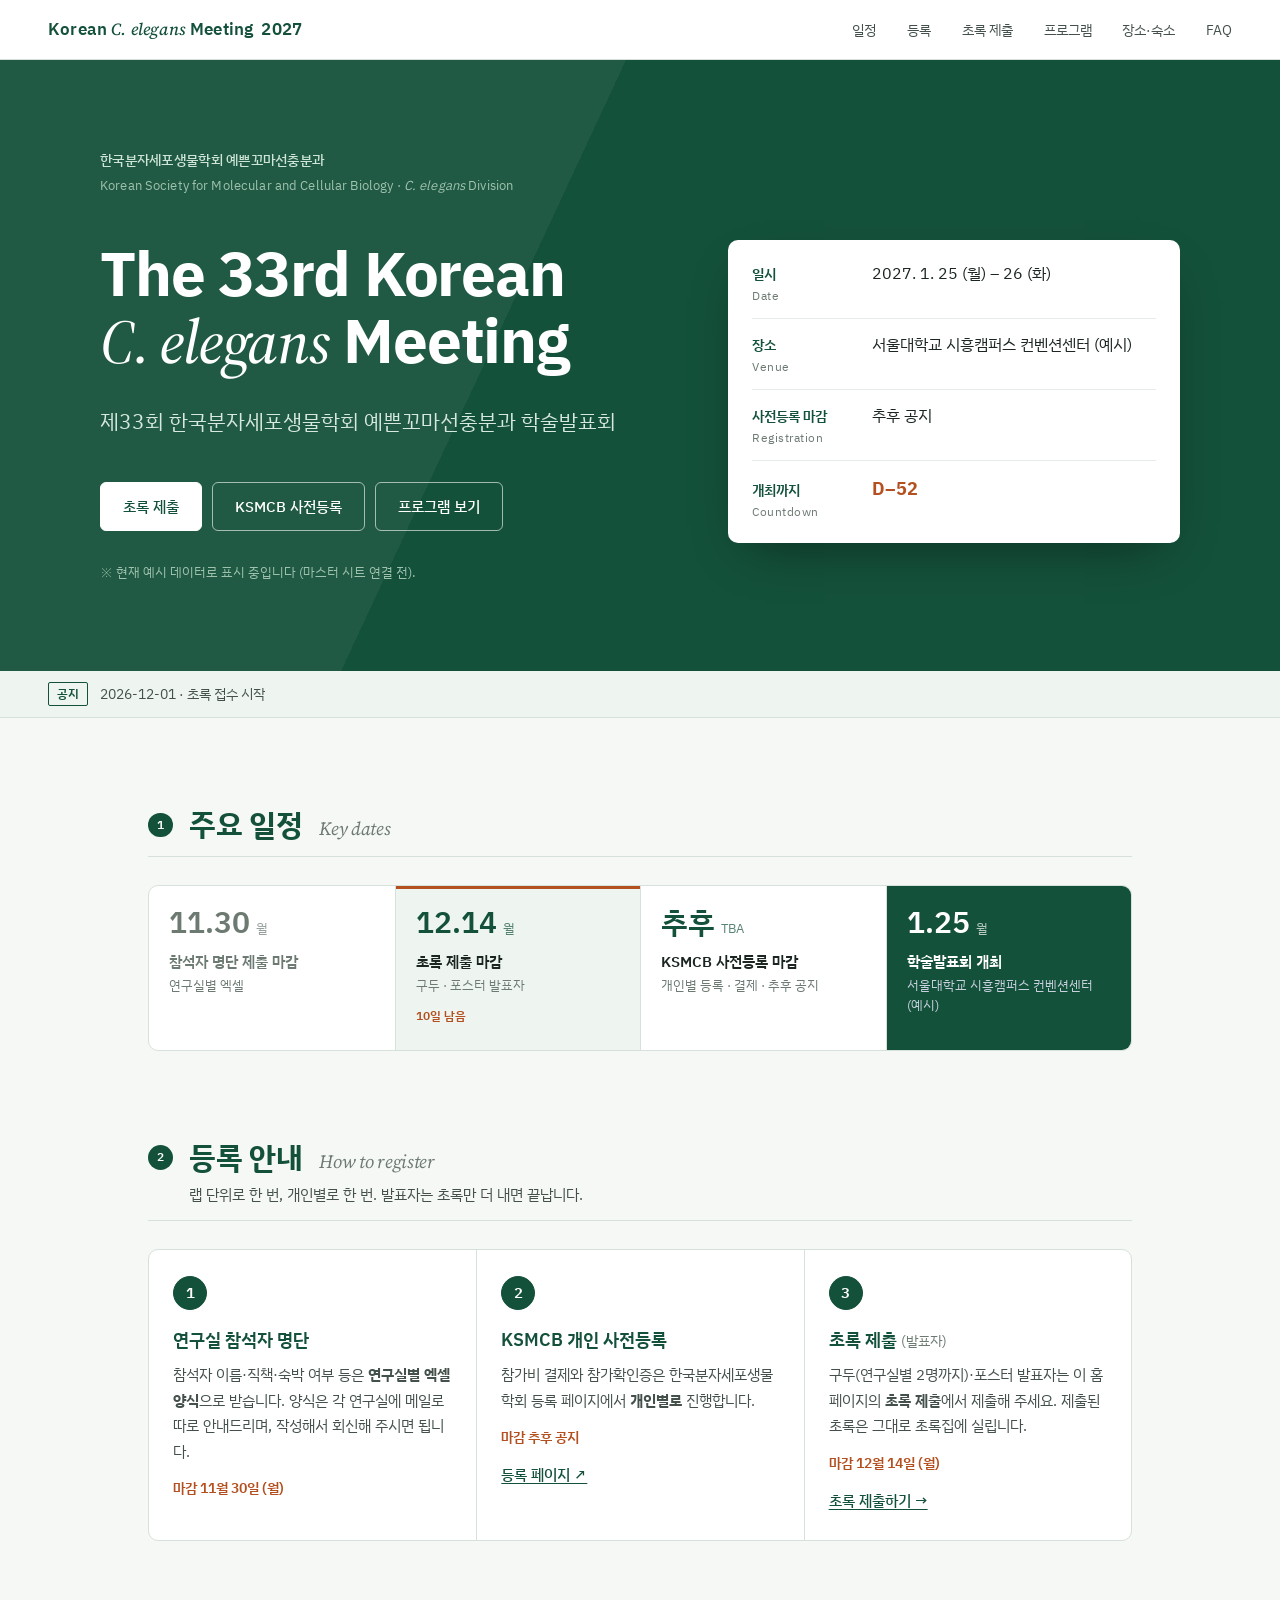
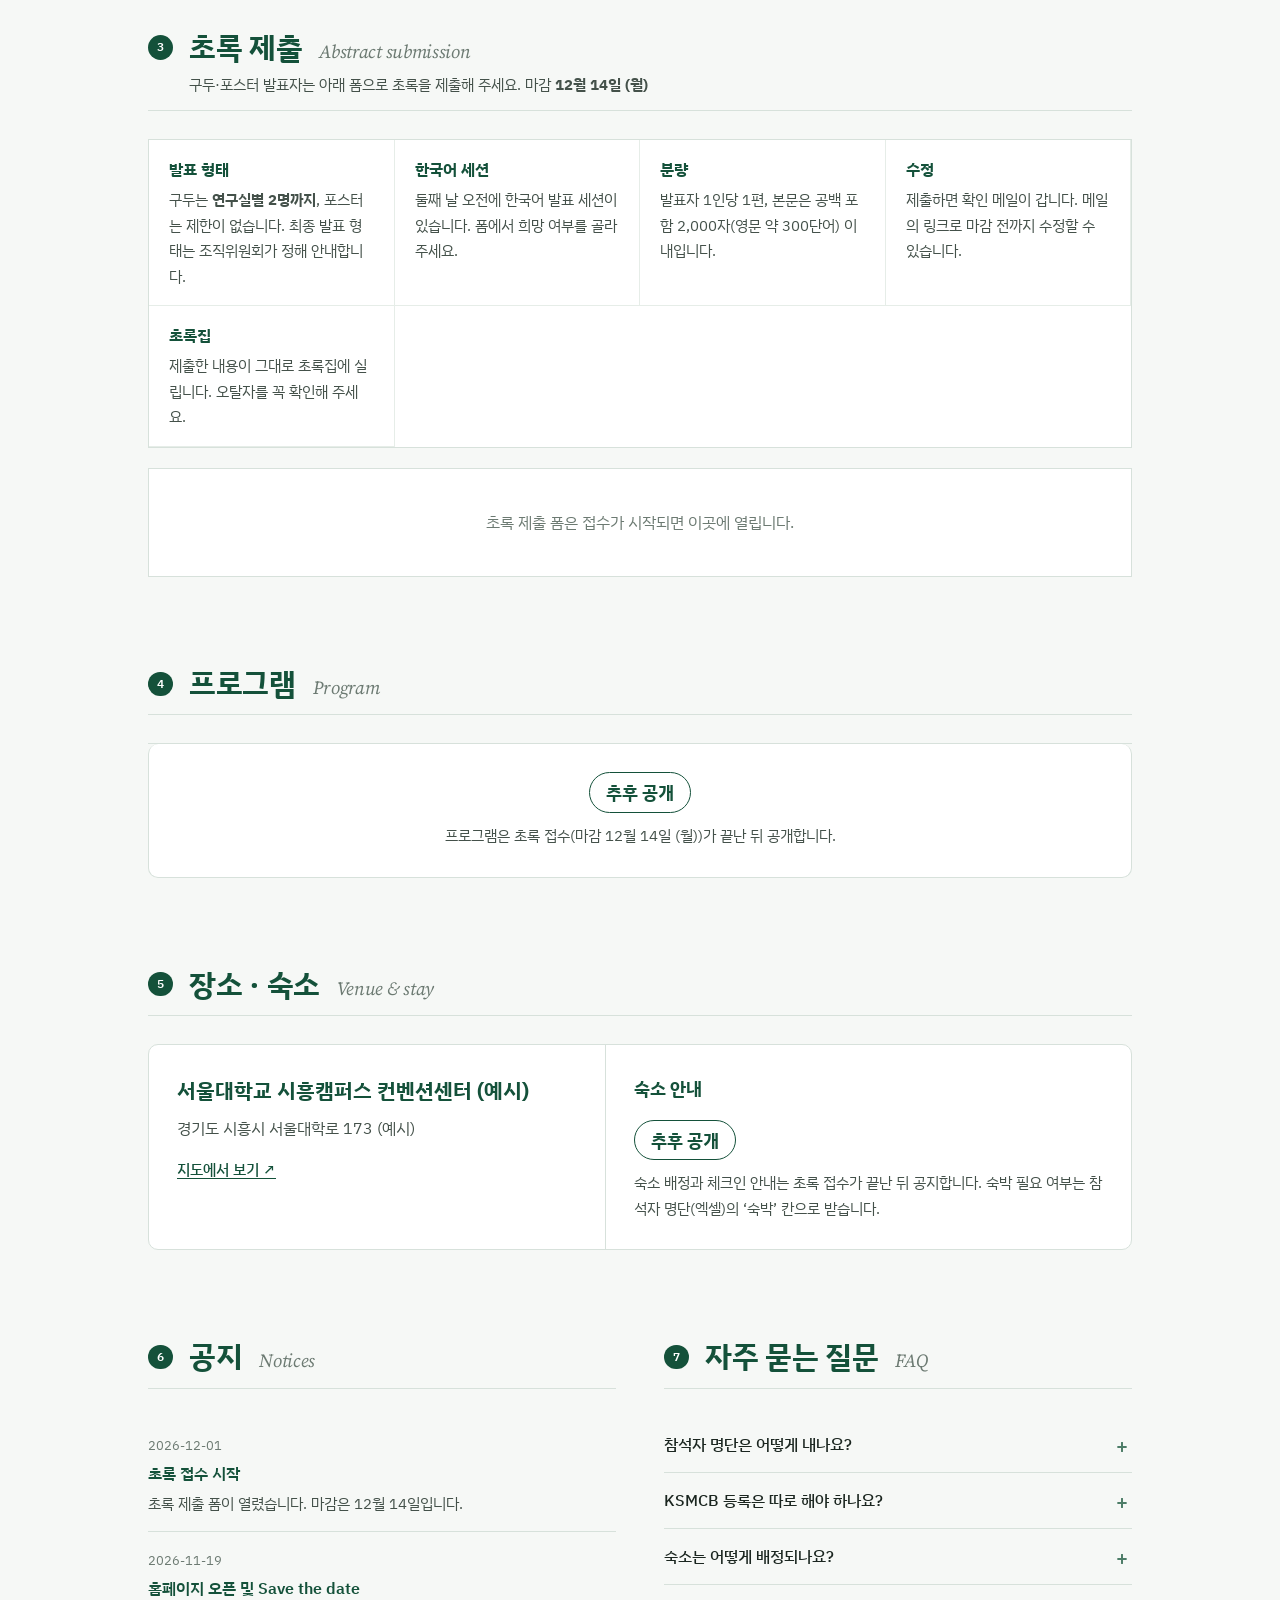
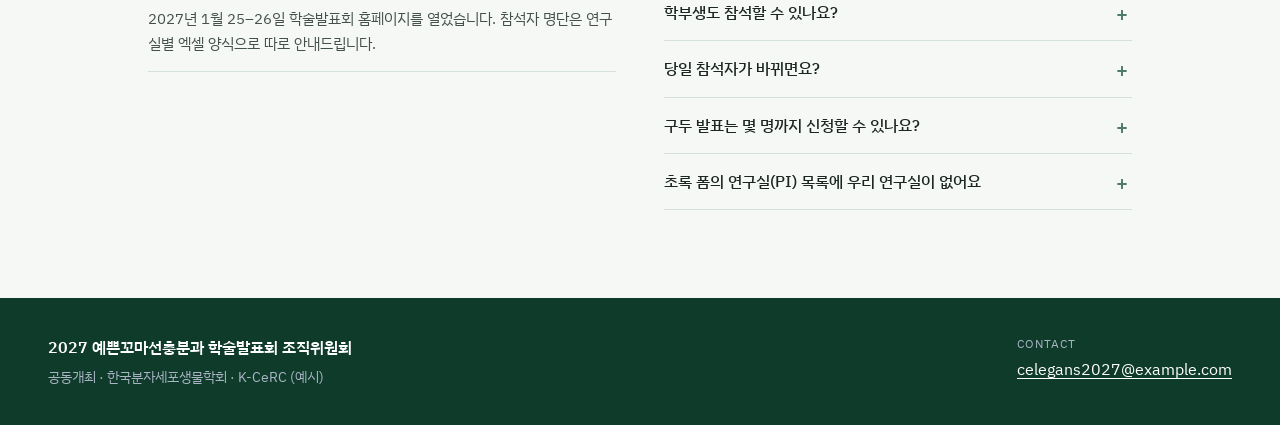
<file: index.html>
<!doctype html>
<html lang="ko">
<head>
  <meta charset="utf-8" />
  <meta name="viewport" content="width=device-width, initial-scale=1" />
  <title>Korean C. elegans Meeting 2027</title>
  <meta name="description" content="제33회 한국분자세포생물학회 예쁜꼬마선충분과 학술발표회 — 등록, 프로그램, 숙소 안내" />
  <link rel="icon" href="data:image/svg+xml,%3Csvg xmlns='http://www.w3.org/2000/svg' viewBox='0 0 32 32'%3E%3Crect width='32' height='32' rx='7' fill='%2314513a'/%3E%3Cpath d='M7 20c3-6 6 2 9-4s6 2 9-4' fill='none' stroke='%23fff' stroke-width='3' stroke-linecap='round'/%3E%3C/svg%3E" />
  <link rel="preconnect" href="https://fonts.googleapis.com" />
  <link rel="preconnect" href="https://fonts.gstatic.com" crossorigin />
  <link href="https://fonts.googleapis.com/css2?family=Source+Serif+4:ital,opsz,wght@0,8..60,400..600;1,8..60,400..600&family=IBM+Plex+Sans+KR:wght@400;500;600;700&display=swap" rel="stylesheet" />
  <link rel="stylesheet" href="styles.css?v=5" />
</head>
<body>
  <a class="skip" href="#main">본문 바로가기</a>

  <header class="nav" id="nav">
    <a class="brand" href="#top">Korean <i>C. elegans</i> Meeting <b>2027</b></a>
    <button class="nav-toggle" aria-label="메뉴 열기" aria-expanded="false" id="navToggle"><span></span><span></span></button>
    <nav class="nav-links" id="navLinks">
      <a href="#dates">일정</a>
      <a href="#register">등록</a>
      <a href="#abstract">초록 제출</a>
      <a href="#program">프로그램</a>
      <a href="#venue">장소·숙소</a>
      <a href="#faq">FAQ</a>
    </nav>
  </header>

  <section class="hero" id="top">
    <div class="hero-inner">
      <p class="hero-org">
        한국분자세포생물학회 예쁜꼬마선충분과
        <span>Korean Society for Molecular and Cellular Biology · <i>C. elegans</i> Division</span>
      </p>
      <h1 class="hero-title" data-bind-html="title_en_html">The 33rd Korean <i>C. elegans</i> Meeting</h1>
      <p class="hero-ko" data-bind="title_ko"></p>

      <table class="hero-meta">
        <tbody>
          <tr><th scope="row">일시<span>Date</span></th><td data-bind="date_range"></td></tr>
          <tr><th scope="row">장소<span>Venue</span></th><td data-bind="venue"></td></tr>
          <tr><th scope="row">사전등록 마감<span>Registration</span></th><td><span data-bind="deadline_register_fmt"></span></td></tr>
          <tr><th scope="row">개최까지<span>Countdown</span></th><td id="dday">D–</td></tr>
        </tbody>
      </table>

      <div class="hero-cta">
        <a class="btn btn-primary" href="#abstract">초록 제출</a>
        <a class="btn btn-outline" data-href="register_url" target="_blank" rel="noopener">KSMCB 사전등록</a>
        <a class="btn btn-outline" href="#program">프로그램 보기</a>
      </div>
      <p class="data-note" id="dataBadge"></p>
    </div>
  </section>

  <div class="ticker" id="ticker" hidden>
    <span class="ticker-tag">공지</span>
    <a href="#notices" class="ticker-text" id="tickerText"></a>
  </div>

  <main id="main">
    <!-- 01 일정 -->
    <section class="section" id="dates">
      <header class="sec-head">
        <span class="sec-no">1</span>
        <h2>주요 일정 <em>Key dates</em></h2>
      </header>
      <ol class="timeline" id="timeline"></ol>
    </section>

    <!-- 02 등록 -->
    <section class="section" id="register">
      <header class="sec-head">
        <span class="sec-no">2</span>
        <h2>등록 안내 <em>How to register</em></h2>
        <p class="sec-lede">랩 단위로 한 번, 개인별로 한 번. 발표자는 초록만 더 내면 끝납니다.</p>
      </header>
      <div class="steps">
        <article class="step">
          <span class="step-n">1</span>
          <h3>연구실 참석자 명단</h3>
          <p>참석자 이름·직책·숙박 여부 등은 <b>연구실별 엑셀 양식</b>으로 받습니다. 양식은 각 연구실에 메일로 따로 안내드리며, 작성해서 회신해 주시면 됩니다.</p>
          <p class="step-due">마감 <span data-bind="deadline_lab_fmt"></span></p>
        </article>
        <article class="step">
          <span class="step-n">2</span>
          <h3>KSMCB 개인 사전등록</h3>
          <p>참가비 결제와 참가확인증은 한국분자세포생물학회 등록 페이지에서 <b>개인별로</b> 진행합니다.</p>
          <p class="step-due">마감 <span data-bind="deadline_register_fmt"></span></p>
          <a class="link-arrow" data-href="register_url" target="_blank" rel="noopener">등록 페이지 ↗</a>
        </article>
        <article class="step">
          <span class="step-n">3</span>
          <h3>초록 제출 <small>(발표자)</small></h3>
          <p>구두(연구실별 2명까지)·포스터 발표자는 이 홈페이지의 <b>초록 제출</b>에서 제출해 주세요. 제출된 초록은 그대로 초록집에 실립니다.</p>
          <p class="step-due">마감 <span data-bind="deadline_abstract_fmt"></span></p>
          <a class="link-arrow" href="#abstract">초록 제출하기 →</a>
        </article>
      </div>
    </section>

    <!-- 03 초록 제출 -->
    <section class="section" id="abstract">
      <header class="sec-head">
        <span class="sec-no">3</span>
        <h2>초록 제출 <em>Abstract submission</em></h2>
        <p class="sec-lede">구두·포스터 발표자는 아래 폼으로 초록을 제출해 주세요. 마감 <b data-bind="deadline_abstract_fmt"></b></p>
      </header>
      <ul class="abs-rules">
        <li><b>발표 형태</b>구두는 <b>연구실별 2명까지</b>, 포스터는 제한이 없습니다. 최종 발표 형태는 조직위원회가 정해 안내합니다.</li>
        <li><b>한국어 세션</b>둘째 날 오전에 한국어 발표 세션이 있습니다. 폼에서 희망 여부를 골라 주세요.</li>
        <li><b>분량</b>발표자 1인당 1편, 본문은 공백 포함 2,000자(영문 약 300단어) 이내입니다.</li>
        <li><b>수정</b>제출하면 확인 메일이 갑니다. 메일의 링크로 마감 전까지 수정할 수 있습니다.</li>
        <li><b>초록집</b>제출한 내용이 그대로 초록집에 실립니다. 오탈자를 꼭 확인해 주세요.</li>
      </ul>
      <div class="abs-form" id="absForm">
        <p class="empty">초록 제출 폼은 접수가 시작되면 이곳에 열립니다.</p>
      </div>
    </section>

    <!-- 04 프로그램 -->
    <section class="section" id="program">
      <header class="sec-head">
        <span class="sec-no">4</span>
        <h2>프로그램 <em>Program</em></h2>
        <div class="sec-tools">
          <a class="btn-small" data-href="abstract_book_url" target="_blank" rel="noopener" hidden>초록집 PDF ↗</a>
          <button class="btn-small" id="printBtn" onclick="window.print()" hidden>인쇄 / PDF</button>
        </div>
      </header>
      <div class="day-tabs" id="dayTabs" role="tablist"></div>
      <div class="program" id="programList"></div>
    </section>

    <!-- 05 장소 숙소 -->
    <section class="section" id="venue">
      <header class="sec-head">
        <span class="sec-no">5</span>
        <h2>장소 · 숙소 <em>Venue &amp; stay</em></h2>
      </header>
      <div class="venue-grid">
        <article class="plate">
          <h3 data-bind="venue"></h3>
          <p data-bind="venue_address"></p>
          <a class="link-arrow" data-href="map_url" target="_blank" rel="noopener">지도에서 보기 ↗</a>
        </article>
        <article class="stay" id="stayTBA">
          <h3>숙소 안내</h3>
          <div class="tba-box"><b>추후 공개</b><p>숙소 배정과 체크인 안내는 초록 접수가 끝난 뒤 공지합니다. 숙박 필요 여부는 참석자 명단(엑셀)의 ‘숙박’ 칸으로 받습니다.</p></div>
        </article>
        <article class="stay" id="stayDetail" hidden>
          <h3>숙소 배정 원칙</h3>
          <ul class="rooms">
            <li><span class="room-tag">PI</span><div><b>Standard Twin</b> · 1인 1실</div></li>
            <li><span class="room-tag">포닥·학생·연구원</span><div><b>Deluxe Ondol</b> · 같은 성별 2인 1실, 같은 랩 우선</div></li>
          </ul>
          <p class="muted">체크인·아웃: <span data-bind="checkin"></span></p>
          <p class="muted">배정 결과는 학회 약 1주 전 <b>방장님께 개별 안내</b>됩니다. 숙박 필요 여부는 참석자 명단(엑셀)의 ‘숙박’ 칸으로 받습니다.</p>
        </article>
      </div>
    </section>

    <!-- 06 공지 · FAQ -->
    <section class="section two-col" id="faq">
      <div id="notices">
        <header class="sec-head">
          <span class="sec-no">6</span>
          <h2>공지 <em>Notices</em></h2>
        </header>
        <ul class="notices" id="noticeList"></ul>
      </div>
      <div>
        <header class="sec-head">
          <span class="sec-no">7</span>
          <h2>자주 묻는 질문 <em>FAQ</em></h2>
        </header>
        <div class="faq" id="faqList"></div>
      </div>
    </section>
  </main>

  <footer class="footer">
    <div>
      <p class="foot-title" data-bind="organizer"></p>
      <p class="muted-dark">공동개최 · <span data-bind="cohosts"></span></p>
    </div>
    <div class="foot-contact">
      <span class="mono">Contact</span>
      <a data-href="contact_email" data-mailto id="mail"></a>
    </div>
  </footer>

  <script src="config.js?v=5"></script>
  <script src="sample-data.js?v=5"></script>
  <script src="app.js?v=5"></script>
</body>
</html>
</file>
<file: styles.css>
/* ============================================================
   KCeM 2027 — 최종 디자인: "Academic Green" (시안 B)
   짙은 녹색 히어로 + 일시·장소 카드, 산세리프 제목, 애니메이션 없음.
   색은 아래 변수만 바꾸면 전체에 반영됩니다. (--navy = 주 색상)
   ============================================================ */
:root {
  --navy: #14513a;        /* 주 색상 (녹색) */
  --navy-2: #1d6b4d;
  --navy-3: #4d7d68;
  --ink: #1b2620;
  --ink-2: #44514a;
  --muted: #6c7a72;
  --rule: #d7e1db;
  --rule-2: #e6ede8;
  --tint: #eef5f0;
  --paper: #ffffff;
  --page: #f6f8f6;
  --accent: #b4501f;      /* 마감일·D-day 등 아주 제한적으로만 */
  --ok: #14513a;
  --ok-bg: #e3f0e8;
  --no: #8a1c2b;
  --no-bg: #f5e7e9;

  --f-serif: "IBM Plex Sans KR", system-ui, sans-serif;     /* 제목 */
  --f-serif-ko: "IBM Plex Sans KR", system-ui, sans-serif;  /* 한글 제목 */
  --f-italic: "Source Serif 4", serif;                      /* C. elegans 이탤릭 */
  --f-body: "IBM Plex Sans KR", system-ui, sans-serif;

  --gutter: clamp(16px, 4vw, 48px);
  --max: 1080px;
}

* { box-sizing: border-box; }
html { scroll-behavior: smooth; scroll-padding-top: 76px; }
body {
  margin: 0;
  background: var(--page);
  color: var(--ink);
  font-family: var(--f-body);
  font-size: 16px;
  line-height: 1.7;
  -webkit-font-smoothing: antialiased;
  overflow-x: hidden;
}
a { color: inherit; }
.skip { position: absolute; left: -999px; }
.skip:focus { left: 16px; top: 16px; z-index: 100; background: var(--navy); color: #fff; padding: 8px 12px; }

/* ---------------- nav ---------------- */
.nav {
  position: sticky; top: 0; z-index: 50;
  display: flex; align-items: center; justify-content: space-between;
  padding: 0 var(--gutter);
  height: 60px;
  background: var(--navy);
  color: #fff;
}
.brand { font-family: var(--f-serif); font-size: 17px; text-decoration: none; letter-spacing: .01em; white-space: nowrap; }
.brand b { font-weight: 600; margin-left: 4px; }
.nav-links { display: flex; gap: clamp(16px, 2.4vw, 32px); height: 100%; }
.nav-links a { text-decoration: none; font-size: 14px; color: #c9d1de; display: flex; align-items: center; border-bottom: 2px solid transparent; padding-top: 2px; }
.nav-links a:hover { color: #fff; border-bottom-color: #fff; }
.nav-toggle { display: none; background: none; border: 0; width: 36px; height: 36px; padding: 8px; cursor: pointer; color: #fff; }
.nav-toggle span { display: block; height: 1.5px; background: currentColor; margin: 6px 0; }

/* ---------------- hero (표지) ---------------- */
.hero {
  background: var(--paper);
  border-bottom: 1px solid var(--rule);
  padding: clamp(48px, 8vw, 96px) var(--gutter) clamp(44px, 7vw, 80px);
}
.hero-inner {
  max-width: var(--max);
  margin: 0 auto;
  border-top: 3px double var(--navy);
  padding-top: clamp(28px, 4vw, 40px);
}
.hero-org {
  margin: 0 0 clamp(28px, 4vw, 44px);
  font-family: var(--f-serif-ko);
  font-size: 15px;
  font-weight: 600;
  color: var(--navy);
  letter-spacing: .02em;
}
.hero-org span {
  display: block;
  font-family: var(--f-serif);
  font-weight: 400;
  font-size: 14px;
  color: var(--muted);
  letter-spacing: .01em;
  margin-top: 2px;
}
.hero-title {
  font-family: var(--f-serif);
  font-weight: 600;
  font-size: clamp(36px, 6vw, 68px);
  line-height: 1.08;
  letter-spacing: -.015em;
  color: var(--navy);
  margin: 0;
  max-width: 16ch;
}
.hero-title i, .brand i, .hero-org i { font-style: italic; white-space: nowrap; }
.hero-title i { font-weight: 500; }
.hero-ko {
  font-family: var(--f-serif-ko);
  font-weight: 400;
  font-size: clamp(17px, 2vw, 21px);
  color: var(--ink-2);
  margin: 18px 0 0;
  max-width: 34em;
  line-height: 1.55;
}
.hero-meta {
  margin-top: clamp(32px, 4vw, 44px);
  border-collapse: collapse;
  width: 100%;
  max-width: 640px;
  border-top: 1px solid var(--navy);
  border-bottom: 1px solid var(--navy);
}
.hero-meta th, .hero-meta td { padding: 12px 0; border-bottom: 1px solid var(--rule-2); text-align: left; vertical-align: baseline; }
.hero-meta tr:last-child th, .hero-meta tr:last-child td { border-bottom: 0; }
.hero-meta th { width: 160px; font-weight: 600; font-size: 14px; color: var(--navy); padding-right: 16px; }
.hero-meta th span { display: block; font-weight: 400; font-size: 12px; color: var(--muted); letter-spacing: .04em; }
.hero-meta td { font-size: 16px; }
#dday { font-family: var(--f-serif); font-size: 18px; font-weight: 600; color: var(--navy); font-variant-numeric: tabular-nums; }
.hero-cta { display: flex; flex-wrap: wrap; gap: 10px; margin-top: 28px; }
.btn { display: inline-flex; align-items: center; padding: 11px 22px; border-radius: 3px; font-size: 15px; font-weight: 500; text-decoration: none; border: 1px solid var(--navy); }
.btn-primary { background: var(--navy); color: #fff; }
.btn-primary:hover { background: var(--navy-2); }
.btn-outline { color: var(--navy); background: transparent; }
.btn-outline:hover { background: var(--tint); }
.data-note { margin: 18px 0 0; font-size: 13px; color: var(--muted); }
.data-note:empty { display: none; }

/* ---------------- ticker → 공지 한 줄 ---------------- */
.ticker { display: flex; align-items: center; gap: 12px; padding: 11px var(--gutter); background: var(--tint); border-bottom: 1px solid var(--rule); font-size: 14px; }
.ticker-tag { font-size: 12px; font-weight: 600; color: var(--navy); border: 1px solid var(--navy); padding: 1px 8px; border-radius: 2px; flex: none; }
.ticker-text { text-decoration: none; white-space: nowrap; overflow: hidden; text-overflow: ellipsis; color: var(--ink-2); }
.ticker-text:hover { text-decoration: underline; }

/* ---------------- sections ---------------- */
.section { max-width: var(--max); margin: 0 auto; padding: clamp(56px, 7vw, 88px) var(--gutter) 0; }
.section:last-of-type { padding-bottom: clamp(56px, 7vw, 88px); }
.sec-head {
  display: grid; grid-template-columns: auto 1fr auto; align-items: baseline; gap: 4px 16px;
  margin-bottom: 28px; padding-bottom: 12px; border-bottom: 2px solid var(--navy);
}
.sec-no { font-family: var(--f-serif); font-size: 15px; color: var(--muted); }
.sec-head h2 { font-family: var(--f-serif-ko); font-weight: 700; font-size: clamp(24px, 3vw, 30px); line-height: 1.25; margin: 0; color: var(--navy); }
.sec-head h2 em { font-family: var(--f-serif); font-style: italic; font-weight: 400; color: var(--muted); font-size: .62em; margin-left: 10px; }
.sec-lede { grid-column: 2 / -1; margin: 2px 0 0; color: var(--ink-2); font-size: 15px; }
.btn-small { font: 500 13px var(--f-body); background: var(--paper); border: 1px solid var(--rule); border-radius: 3px; padding: 6px 12px; cursor: pointer; color: var(--ink-2); }
.btn-small:hover { border-color: var(--navy); color: var(--navy); }
a.btn-small { text-decoration: none; }
.sec-tools { display: flex; gap: 8px; flex-wrap: wrap; }

/* timeline → 일정표 */
.timeline { list-style: none; margin: 0; padding: 0; display: grid; grid-template-columns: repeat(4, 1fr); border: 1px solid var(--rule); background: var(--paper); }
.tl { padding: 20px 20px 22px; position: relative; }
.tl + .tl { border-left: 1px solid var(--rule); }
.tl.past { color: var(--muted); }
.tl.past .tl-date { color: var(--muted); }
.tl.next { background: var(--tint); box-shadow: inset 0 3px 0 var(--navy); }
.tl.event { background: var(--navy); color: #fff; }
.tl.event .tl-date, .tl.event .tl-label { color: #fff; }
.tl.event .tl-sub { color: #c9d1de; }
.tl-date { font-family: var(--f-serif); font-size: clamp(24px, 2.6vw, 30px); font-weight: 600; line-height: 1.1; color: var(--navy); font-variant-numeric: tabular-nums; }
.tl-date small { font-family: var(--f-body); font-size: 13px; font-weight: 400; color: inherit; opacity: .7; margin-left: 6px; }
.tl-label { margin: 10px 0 2px; font-weight: 600; font-size: 15px; }
.tl-sub { font-size: 13px; color: var(--muted); line-height: 1.5; }
.tl-flag { display: inline-block; margin-top: 10px; font-size: 12px; font-weight: 600; color: var(--accent); }

/* steps */
.steps { display: grid; grid-template-columns: repeat(3, 1fr); border: 1px solid var(--rule); background: var(--paper); }
.step { padding: 26px 24px; }
.step + .step { border-left: 1px solid var(--rule); }
.step-n { display: inline-flex; align-items: center; justify-content: center; width: 34px; height: 34px; border: 1.5px solid var(--navy); border-radius: 50%; font-family: var(--f-serif); font-weight: 600; font-size: 17px; color: var(--navy); margin-bottom: 14px; }
.step h3 { margin: 0 0 8px; font-size: 18px; font-weight: 600; color: var(--navy); font-family: var(--f-serif-ko); }
.step h3 small { font-weight: 400; color: var(--muted); font-size: 14px; font-family: var(--f-body); }
.step p { margin: 0 0 12px; color: var(--ink-2); font-size: 15px; }
.step-due { font-size: 14px !important; font-weight: 600; color: var(--accent) !important; }
.link-arrow { font-weight: 500; font-size: 15px; color: var(--navy); text-decoration: underline; text-underline-offset: 3px; text-decoration-thickness: 1px; }
.link-arrow:hover { text-decoration-thickness: 2px; }

/* lab stats + table */
.stats { display: grid; grid-template-columns: repeat(3, 1fr); border: 1px solid var(--rule); background: var(--paper); margin-bottom: 20px; }
.stat { padding: 18px 20px; }
.stat + .stat { border-left: 1px solid var(--rule); }
.stat-v { font-family: var(--f-serif); font-size: clamp(30px, 4vw, 40px); font-weight: 600; line-height: 1.1; color: var(--navy); font-variant-numeric: tabular-nums; }
.stat-v small { font-size: .5em; font-weight: 400; color: var(--muted); margin-left: 4px; }
.stat-l { font-size: 13px; color: var(--muted); margin-top: 4px; }
.bar { height: 4px; background: var(--rule-2); margin-top: 12px; }
.bar i { display: block; height: 100%; background: var(--navy); width: 0; }
.check-note { border: 1px solid var(--rule); border-left: 3px solid var(--navy); background: var(--paper); padding: 18px 22px; }
.check-note h3 { margin: 0 0 6px; font-size: 16px; font-family: var(--f-serif-ko); color: var(--navy); }
.check-note p { margin: 0; color: var(--ink-2); font-size: 15px; }
.receipt { display: inline-block; font-size: 13px; font-weight: 600; color: var(--ok); background: var(--ok-bg); padding: 0 8px; border-radius: 2px; white-space: nowrap; }
.empty { padding: 24px; text-align: center; color: var(--muted); }

/* program */
.day-tabs { display: flex; gap: 0; margin-bottom: 0; border-bottom: 1px solid var(--rule); }
.day-tab { font: 500 15px var(--f-body); padding: 10px 20px; border: 0; border-bottom: 3px solid transparent; background: transparent; color: var(--muted); cursor: pointer; margin-bottom: -1px; }
.day-tab small { font-size: 13px; margin-left: 6px; font-weight: 400; }
.day-tab[aria-selected="true"] { color: var(--navy); border-bottom-color: var(--navy); font-weight: 600; }
.program { background: var(--paper); border: 1px solid var(--rule); border-top: 0; }
.p-row { display: grid; grid-template-columns: 120px 84px 1fr; gap: 16px; padding: 13px 18px; border-bottom: 1px solid var(--rule-2); align-items: baseline; }
.p-day .p-row:last-child { border-bottom: 0; }
.p-time { font-size: 14px; color: var(--ink-2); font-variant-numeric: tabular-nums; white-space: nowrap; }
.p-type { font-size: 12px; color: var(--muted); white-space: nowrap; }
.p-title { font-size: 15.5px; }
.p-who { display: block; font-size: 14px; color: var(--muted); margin-top: 1px; }
.p-row.t-session { background: var(--tint); border-top: 1px solid var(--navy-3); border-bottom: 1px solid var(--navy-3); }
.p-row.t-session .p-type { color: var(--navy); font-weight: 600; }
.p-row.t-session .p-title { font-family: var(--f-serif); font-weight: 600; font-size: 18px; color: var(--navy); }
.p-row.t-talk .p-title { padding-left: 14px; border-left: 2px solid var(--rule); }
.p-row.t-talk .p-type { color: #9aa1ad; }
.p-row.t-keynote .p-type { color: var(--navy); font-weight: 600; }
.p-row.t-keynote .p-title { font-family: var(--f-serif); font-size: 18px; font-weight: 600; color: var(--navy); }
.p-row.t-break .p-title, .p-row.t-meal .p-title { color: var(--muted); }
.p-row.now { box-shadow: inset 3px 0 0 var(--accent); }
.p-row.now .p-time::after { content: " · 진행 중"; color: var(--accent); font-size: 12px; font-weight: 600; }

/* venue */
.venue-grid { display: grid; grid-template-columns: 1fr 1.15fr; border: 1px solid var(--rule); background: var(--paper); }
.plate { padding: 28px; border-right: 1px solid var(--rule); }
.plate h3 { font-family: var(--f-serif-ko); font-size: 21px; color: var(--navy); margin: 0 0 6px; }
.plate p { margin: 0 0 14px; color: var(--ink-2); }
.stay { padding: 28px; }
.stay h3 { margin: 0 0 12px; font-size: 18px; font-family: var(--f-serif-ko); color: var(--navy); }
.rooms { list-style: none; margin: 0 0 16px; padding: 0; border-top: 1px solid var(--rule); }
.rooms li { display: grid; grid-template-columns: 150px 1fr; gap: 14px; align-items: baseline; padding: 11px 0; border-bottom: 1px solid var(--rule-2); font-size: 15px; }
.room-tag { font-size: 13px; font-weight: 600; color: var(--navy); }
.muted { color: var(--ink-2); font-size: 15px; margin: 8px 0 0; }

/* notices + faq */
.two-col { display: grid; grid-template-columns: 1fr 1fr; gap: 48px; }
.two-col .sec-head { grid-template-columns: auto 1fr; }
.notices { list-style: none; margin: 0; padding: 0; }
.notices li { padding: 14px 0; border-bottom: 1px solid var(--rule); }
.notices time { font-size: 13px; color: var(--muted); font-variant-numeric: tabular-nums; }
.notices h3 { margin: 2px 0 4px; font-size: 16px; font-weight: 600; color: var(--navy); }
.notices p { margin: 0; color: var(--ink-2); font-size: 15px; }
.faq details { border-bottom: 1px solid var(--rule); }
.faq summary { cursor: pointer; list-style: none; padding: 14px 28px 14px 0; font-weight: 500; position: relative; color: var(--ink); }
.faq summary::-webkit-details-marker { display: none; }
.faq summary::after { content: "+"; position: absolute; right: 4px; top: 12px; font-size: 20px; color: var(--navy-3); }
.faq details[open] summary::after { content: "−"; }
.faq details p { margin: 0 0 14px; color: var(--ink-2); font-size: 15px; }

/* footer */
.footer { background: var(--navy); color: #fff; padding: 36px var(--gutter); display: flex; flex-wrap: wrap; justify-content: space-between; gap: 20px; }
.foot-title { font-family: var(--f-serif-ko); font-size: 16px; font-weight: 600; margin: 0 0 4px; }
.muted-dark { color: #aab4c4; margin: 0; font-size: 14px; }
.foot-contact { display: flex; flex-direction: column; gap: 2px; }
.foot-contact .mono { color: #aab4c4; font-size: 12px; letter-spacing: .08em; text-transform: uppercase; }
.foot-contact a { font-size: 16px; text-decoration: underline; text-underline-offset: 3px; }

/* ---------------- responsive ---------------- */
@media (max-width: 900px) {
  .steps, .venue-grid, .two-col { grid-template-columns: 1fr; }
  .two-col { gap: 48px; }
  .step + .step { border-left: 0; border-top: 1px solid var(--rule); }
  .plate { border-right: 0; border-bottom: 1px solid var(--rule); }
  .timeline { grid-template-columns: 1fr 1fr; }
  .tl:nth-child(3) { border-left: 0; }
  .tl:nth-child(n+3) { border-top: 1px solid var(--rule); }
}
@media (max-width: 720px) {
  .brand { font-size: 15px; }
  .nav-toggle { display: block; }
  .nav-links { position: absolute; top: 60px; left: 0; right: 0; height: auto; flex-direction: column; gap: 0; background: var(--navy); padding: 4px 0 10px; display: none; border-top: 1px solid var(--navy-2); }
  .nav-links a { padding: 12px var(--gutter); font-size: 16px; border-bottom: 0; }
  .nav.open .nav-links { display: flex; }
  .sec-head { grid-template-columns: auto 1fr; }
  .sec-head .sec-tools { grid-column: 1 / -1; justify-self: start; margin-top: 6px; }
  .sec-lede { grid-column: 1 / -1; }
  .hero-meta th { width: 112px; }
  .timeline { grid-template-columns: 1fr; }
  .tl + .tl { border-left: 0; border-top: 1px solid var(--rule); }
  .stats { grid-template-columns: 1fr; }
  .stat { padding: 14px 16px; }
  .stat + .stat { border-left: 0; border-top: 1px solid var(--rule); }
  .sec-head h2 em { display: none; }
  .p-row { grid-template-columns: 1fr auto; gap: 2px 12px; padding: 12px 14px; }
  .p-time { grid-column: 1; }
  .p-type { grid-column: 2; grid-row: 1; justify-self: end; }
  .p-title { grid-column: 1 / -1; }
  .rooms li { grid-template-columns: 1fr; gap: 2px; }
}

@media print {
  .nav, .hero, .ticker, #dates, #register, #labs, #venue, #faq, .footer, .day-tabs, .btn-small { display: none !important; }
  body { background: #fff; }
  .section { padding: 0 !important; }
  .p-row { break-inside: avoid; }
  .program .p-day[hidden] { display: block !important; }
  .p-day + .p-day { margin-top: 24px; }
}

/* ============================================================
   Academic Green 구성 요소 (nav · hero 카드 · 섹션 배지 등)
   ============================================================ */

/* nav: 흰 바 + 녹색 */
.nav { background: #fff; color: var(--navy); border-bottom: 1px solid var(--rule); }
.brand { font-weight: 600; }
.brand i { font-family: "Source Serif 4", serif; font-weight: 500; }
.nav-links a { color: var(--ink-2); }
.nav-links a:hover { color: var(--navy); border-bottom-color: var(--navy); }
.nav-toggle { color: var(--navy); }
@media (max-width: 720px) {
  .nav-links { background: #fff; border-top: 1px solid var(--rule); }
  .nav-links a { color: var(--ink); }
}

/* hero: 녹색 밴드 + 2단 */
.hero {
  background:
    linear-gradient(115deg, rgba(255,255,255,.05) 0 40%, transparent 40%),
    var(--navy);
  color: #fff;
  border-bottom: 0;
  padding-block: clamp(48px, 7vw, 88px);
}
.hero-inner {
  border-top: 0;
  padding-top: 0;
  display: grid;
  grid-template-columns: 1.25fr 1fr;
  grid-template-areas:
    "org   org"
    "title meta"
    "ko    meta"
    "cta   meta"
    "note  note";
  column-gap: clamp(32px, 5vw, 64px);
  align-items: start;
}
.hero-org { grid-area: org; color: #cfe5d8; font-weight: 500; font-size: 14px; }
.hero-org span { color: #9fc2ae; font-family: var(--f-body); font-size: 13px; }
.hero-title { grid-area: title; color: #fff; font-weight: 700; letter-spacing: -.02em; max-width: none; font-size: clamp(36px, 5.4vw, 62px); }
.hero-title i { font-family: "Source Serif 4", serif; font-weight: 500; }
.hero-ko { grid-area: ko; color: #d7e9de; }
.hero-cta { grid-area: cta; margin-top: 32px; }
.data-note { grid-area: note; color: #9fc2ae; }
.hero-meta {
  grid-area: meta;
  align-self: center;
  margin-top: 0;
  background: #fff;
  color: var(--ink);
  border: 0;
  border-collapse: separate;
  border-spacing: 0;
  border-radius: 10px;
  padding: 8px 24px;
  box-shadow: 0 20px 50px -20px rgba(0,0,0,.45);
  max-width: none;
}
.hero-meta th { color: var(--navy); width: 120px; }
#dday { color: var(--accent); font-family: var(--f-body); font-weight: 700; }
.btn { border-radius: 6px; }
.btn-primary { background: #fff; color: var(--navy); border-color: #fff; }
.btn-primary:hover { background: #e7f2ec; }
.btn-outline { color: #fff; border-color: rgba(255,255,255,.6); }
.btn-outline:hover { background: rgba(255,255,255,.1); }

@media (max-width: 900px) {
  .hero-inner { grid-template-columns: 1fr; grid-template-areas: "org" "title" "ko" "meta" "cta" "note"; }
  .hero-meta { margin-top: 28px; padding: 4px 18px; }
}

/* 섹션: 번호 배지, 굵은 산세리프 */
.sec-head { border-bottom: 1px solid var(--rule); }
.sec-no {
  font-family: var(--f-body); font-size: 12px; font-weight: 600; color: #fff;
  background: var(--navy); padding: 2px 9px; border-radius: 999px; align-self: center;
}
.sec-head h2 { font-weight: 700; letter-spacing: -.01em; }
.sec-head h2 em { font-family: "Source Serif 4", serif; }

.timeline, .steps, .stats, .venue-grid, .program, .check-note { border-radius: 10px; overflow: hidden; }
.tl.next { box-shadow: inset 0 3px 0 var(--accent); }
.step-n { background: var(--navy); color: #fff; border-color: var(--navy); font-family: var(--f-body); font-weight: 600; font-size: 15px; }
.stat-v { font-family: var(--f-body); font-weight: 700; }
.bar { border-radius: 2px; overflow: hidden; }
.day-tab[aria-selected="true"] { color: var(--navy); }
.p-row.t-session { background: var(--tint); border-color: var(--navy-3); }
.p-row.t-session .p-title, .p-row.t-keynote .p-title { font-family: var(--f-body); font-weight: 700; }
.footer { background: #0f3b2b; }

/* ---------- 초록 제출 ---------- */
.abs-rules { list-style: none; margin: 0 0 20px; padding: 0; display: grid; grid-template-columns: repeat(auto-fit, minmax(220px, 1fr)); border: 1px solid var(--rule); background: var(--paper); }
.abs-rules li { padding: 16px 20px; color: var(--ink-2); font-size: 15px; border-right: 1px solid var(--rule-2); border-bottom: 1px solid var(--rule-2); }
.abs-rules li > b:first-child { display: block; color: var(--navy); font-family: var(--f-serif-ko); font-size: 16px; margin-bottom: 4px; }
.abs-form { border: 1px solid var(--rule); background: var(--paper); }
.abs-form iframe { display: block; width: 100%; height: 1400px; border: 0; }
.abs-alt { margin: 0; padding: 10px 16px; border-top: 1px solid var(--rule); font-size: 14px; color: var(--muted); text-align: right; }
.abs-alt a { color: var(--navy); }
@media (max-width: 640px) { .abs-form iframe { height: 1700px; } }

/* ---------- 추후 공개 ---------- */
.tba-box { padding: 28px 24px; text-align: center; color: var(--ink-2); }
.tba-box b { display: inline-block; font-family: var(--f-serif-ko); font-size: 18px; color: var(--navy); border: 1px solid var(--navy); border-radius: 999px; padding: 4px 16px; margin-bottom: 10px; }
.tba-box p { margin: 0 auto; max-width: 34em; font-size: 15px; }
.stay .tba-box { text-align: left; padding: 4px 0 0; }
.stay[hidden] { display: none; }
</file>
